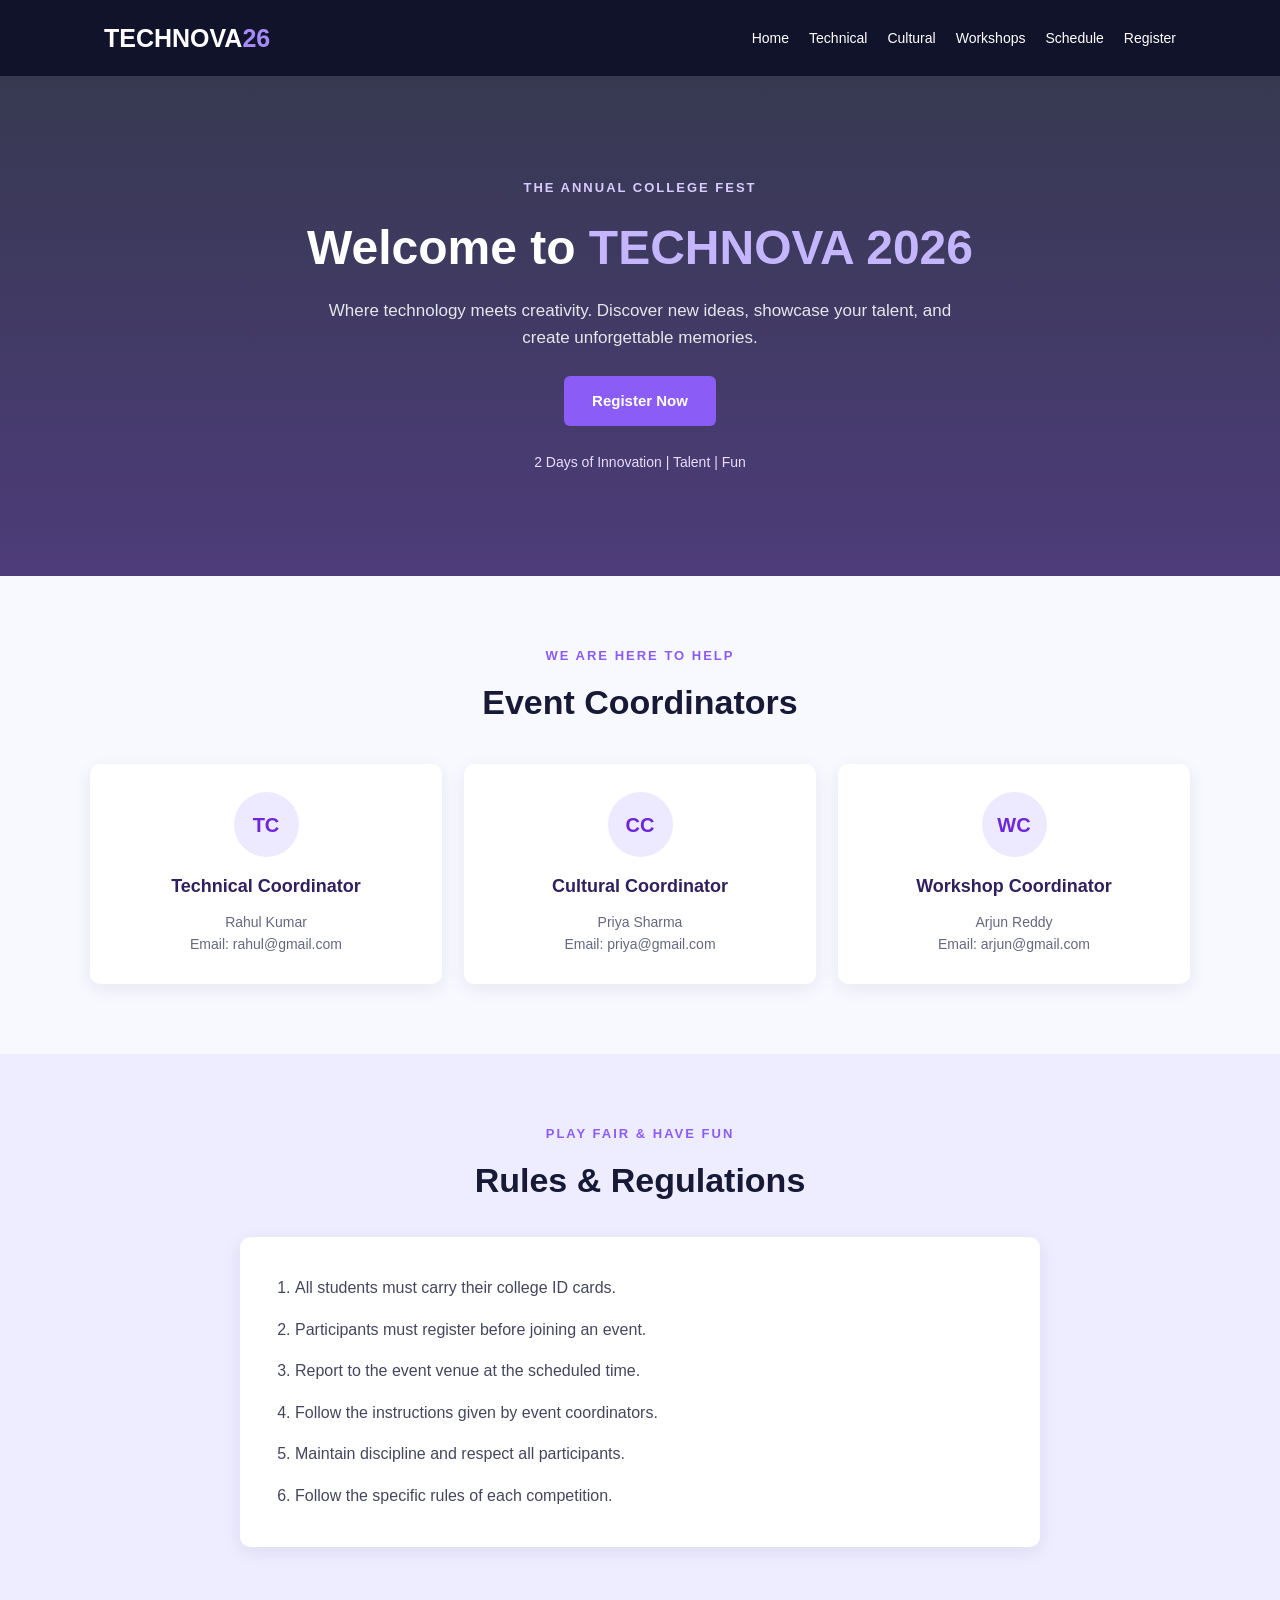
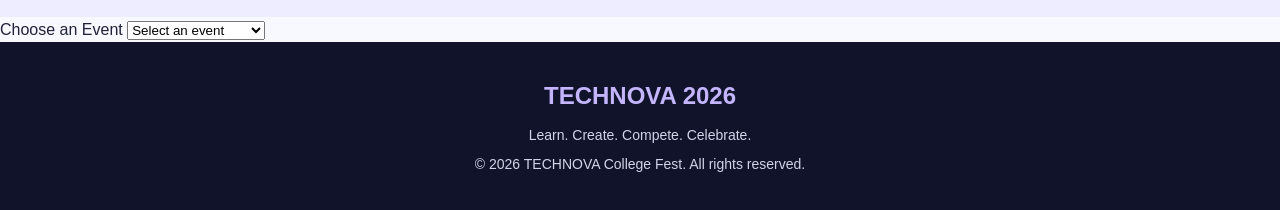
<file: index.html>
<!DOCTYPE html>
<html lang="en">
<head>
    <meta charset="UTF-8">
    <meta name="viewport" content="width=device-width, initial-scale=1.0">
    <title>TECHNOVA 2026 | College Fest</title>

    <!-- Link the CSS file -->
    <link rel="stylesheet" href="style.css">
</head>
<body>

    <!-- Navigation Bar -->
    <header>
        <nav class="navbar">
            <h2 class="logo">TECHNOVA<span>26</span></h2>

            <ul class="nav-links">
                <li><a href="#home">Home</a></li>
                <li><a href="technical.html">Technical</a></li>
                <li><a href="culture.html">Cultural</a></li>
                <li><a href="workshop.html">Workshops</a></li>
                <li><a href="schedule.html">Schedule</a></li>
                <li><a href="register.html">Register</a></li>
            </ul>
        </nav>
    </header>

    <!-- Home Section -->
    <section class="hero" id="home">
        <div class="hero-content">
            <p class="tagline">THE ANNUAL COLLEGE FEST</p>
            <h1>Welcome to <span>TECHNOVA 2026</span></h1>
            <p>
                Where technology meets creativity.
                Discover new ideas, showcase your talent,
                and create unforgettable memories.
            </p>
            <a href="#register" class="btn">Register Now</a>
            <p class="event-info">2 Days of Innovation | Talent | Fun</p>
        </div>
    </section>

    <!-- Event Coordinators -->
    <section class="section" id="coordinators">
        <p class="small-title">WE ARE HERE TO HELP</p>
        <h2 class="section-title">Event Coordinators</h2>

        <div class="coordinator-grid">
            <div class="coordinator-card">
                <div class="coordinator-icon">TC</div>
                <h3>Technical Coordinator</h3>
                <p>Rahul Kumar</p>
                <p>Email: rahul@gmail.com</p>
            </div>

            <div class="coordinator-card">
                <div class="coordinator-icon">CC</div>
                <h3>Cultural Coordinator</h3>
                <p>Priya Sharma</p>
                <p>Email: priya@gmail.com</p>
            </div>

            <div class="coordinator-card">
                <div class="coordinator-icon">WC</div>
                <h3>Workshop Coordinator</h3>
                <p>Arjun Reddy</p>
                <p>Email: arjun@gmail.com</p>
            </div>
        </div>
    </section>

    <!-- Rules and Regulations -->
    <section class="section alternate" id="rules">
        <p class="small-title">PLAY FAIR & HAVE FUN</p>
        <h2 class="section-title">Rules & Regulations</h2>

        <div class="rules-box">
            <ol>
                <li>All students must carry their college ID cards.</li>
                <li>Participants must register before joining an event.</li>
                <li>Report to the event venue at the scheduled time.</li>
                <li>Follow the instructions given by event coordinators.</li>
                <li>Maintain discipline and respect all participants.</li>
                <li>Follow the specific rules of each competition.</li>
            </ol>
        </div>
    </section>
            <label for="event">Choose an Event</label>
            <select id="event" name="event" required>
                <option value="">Select an event</option>
                <option>Code Clash</option>
                <option>Hackathon</option>
                <option>Tech Quiz</option>
                <option>Project Expo</option>
                <option>Dance Battle</option>
                <option>Voice of Campus</option>
                <option>Drama Fest</option>
                <option>Fashion Walk</option>
                <option>AI Workshop</option>
                <option>Web Development</option>
                <option>Robotics Workshop</option>
            </select>
        </form>
    </section>

    <!-- Footer -->
    <footer>
        <h2>TECHNOVA 2026</h2>
        <p>Learn. Create. Compete. Celebrate.</p>
        <p>&copy; 2026 TECHNOVA College Fest. All rights reserved.</p>
    </footer>

</body>
</html>
</file>
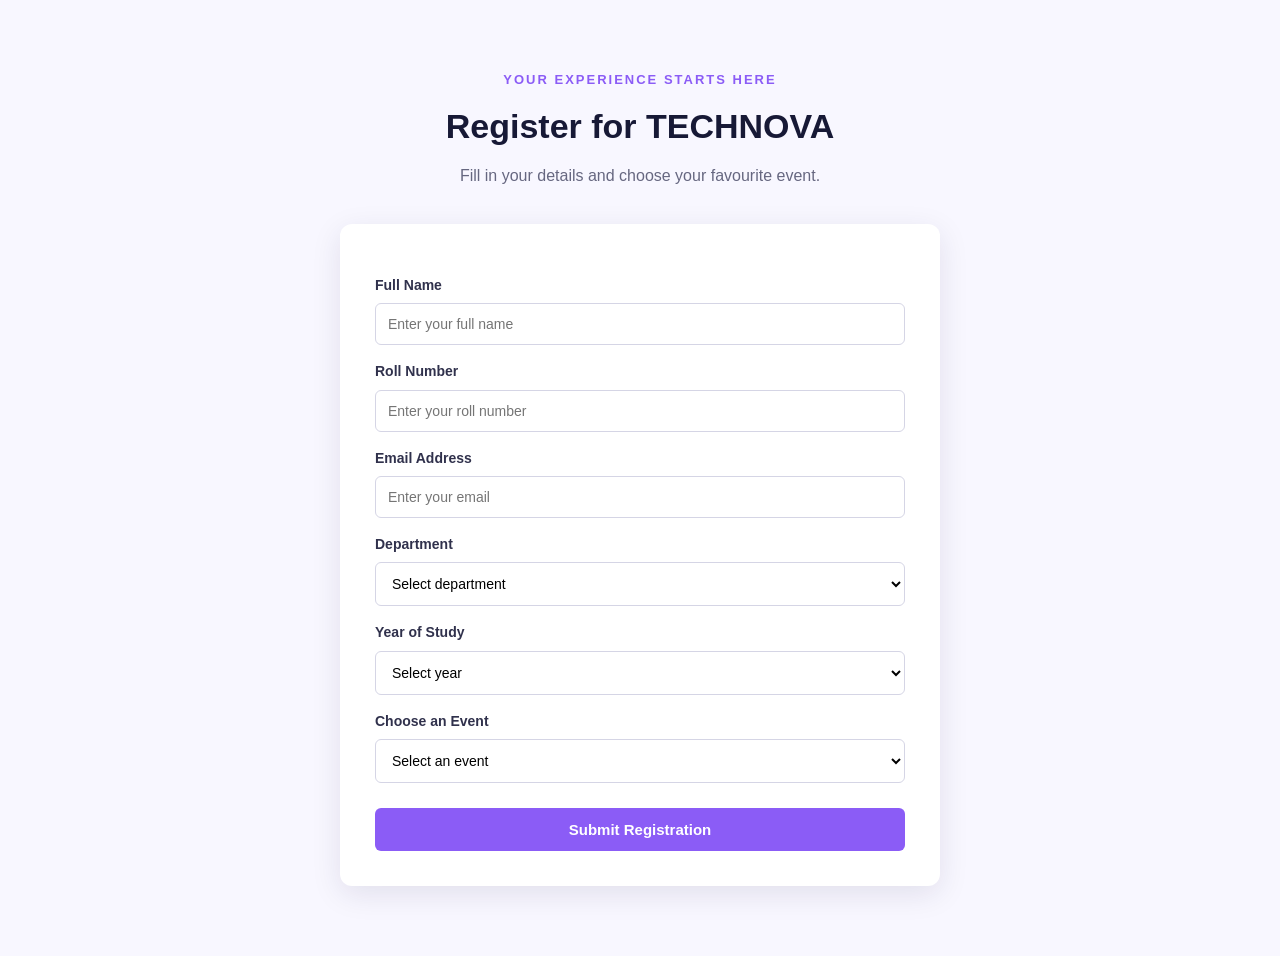
<file: register.html>
<!DOCTYPE html>
<html>
    <head>
        <title> register</title>
        <link rel="stylesheet" href="style.css">
    </head>
    <body>
            <section class="section registration" id="register">
        <p class="small-title">YOUR EXPERIENCE STARTS HERE</p>
        <h2 class="section-title">Register for TECHNOVA</h2>
        <p class="section-description">
            Fill in your details and choose your favourite event.
        </p>

        <form class="register-form" action="#" method="get">
            <label for="name">Full Name</label>
            <input type="text" id="name" name="name"
                   placeholder="Enter your full name" required>

            <label for="roll">Roll Number</label>
            <input type="text" id="roll" name="roll"
                   placeholder="Enter your roll number" required>

            <label for="email">Email Address</label>
            <input type="email" id="email" name="email"
                   placeholder="Enter your email" required>

            <label for="department">Department</label>
            <select id="department" name="department" required>
                <option value="">Select department</option>
                <option>CSE</option>
                <option>ECE</option>
                <option>EEE</option>
                <option>Mechanical</option>
                <option>Civil</option>
                <option>Other</option>
            </select>

            <label for="year">Year of Study</label>
            <select id="year" name="year" required>
                <option value="">Select year</option>
                <option>1st Year</option>
                <option>2nd Year</option>
                <option>3rd Year</option>
                <option>4th Year</option>
            </select>

            <label for="event">Choose an Event</label>
            <select id="event" name="event" required>
                <option value="">Select an event</option>
                <option>Code Clash</option>
                <option>Hackathon</option>
                <option>Tech Quiz</option>
                <option>Project Expo</option>
                <option>Dance Battle</option>
                <option>Voice of Campus</option>
                <option>Drama Fest</option>
                <option>Fashion Walk</option>
                <option>AI Workshop</option>
                <option>Web Development</option>
                <option>Robotics Workshop</option>
            </select>

            <button type="submit" class="btn submit-btn">
                Submit Registration
            </button>
        </form>
    </section>
    </body>
</html>
</file>
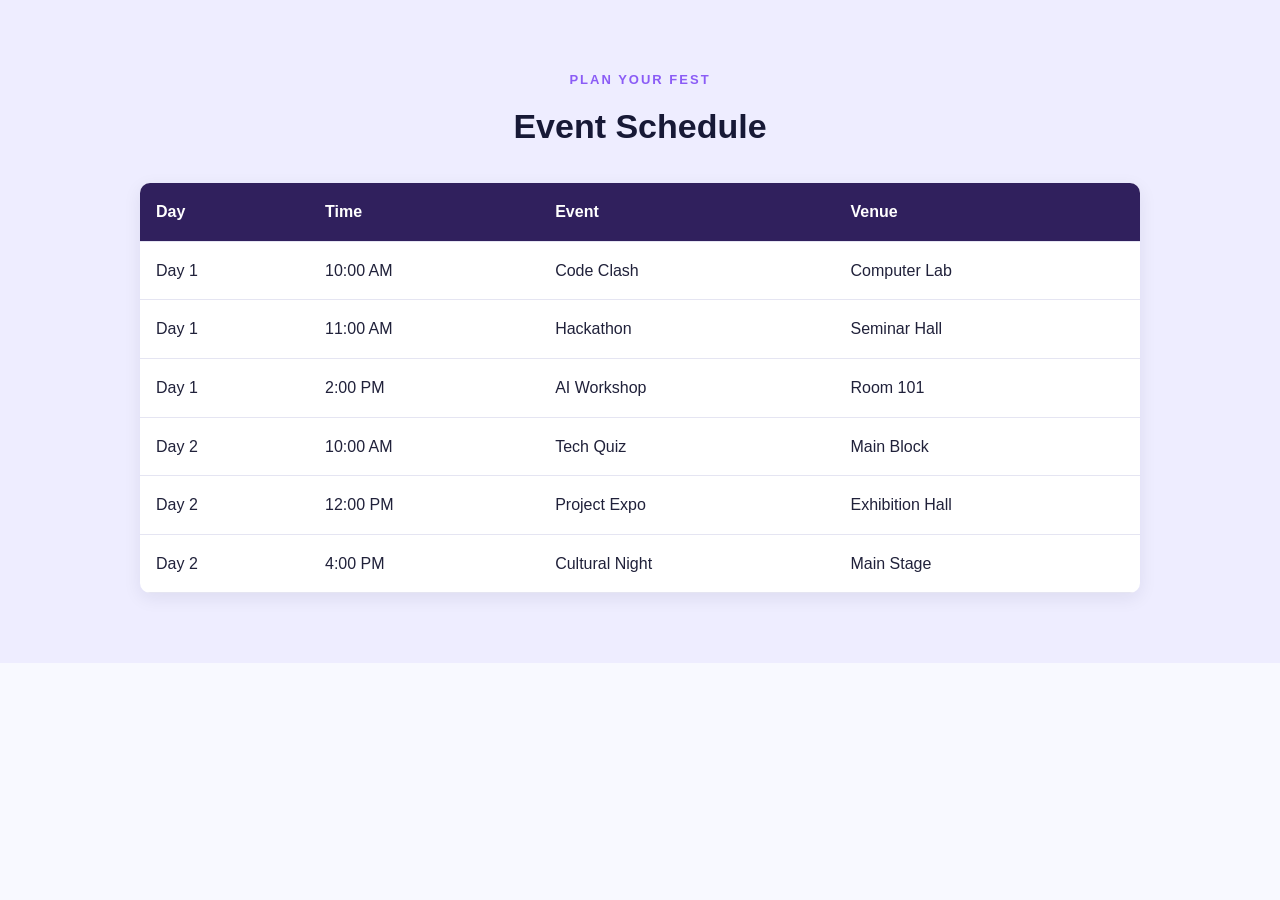
<file: schedule.html>
<!DOCTYPE html>
<html>
    <head>
        <title>schedule</title>
        <link rel="stylesheet" href="style.css">
    </head>
    <body>
        <section class="section alternate" id="schedule">
        <p class="small-title">PLAN YOUR FEST</p>
        <h2 class="section-title">Event Schedule</h2>

        <div class="table-container">
            <table>
                <tr>
                    <th>Day</th>
                    <th>Time</th>
                    <th>Event</th>
                    <th>Venue</th>
                </tr>
                <tr>
                    <td>Day 1</td>
                    <td>10:00 AM</td>
                    <td>Code Clash</td>
                    <td>Computer Lab</td>
                </tr>
                <tr>
                    <td>Day 1</td>
                    <td>11:00 AM</td>
                    <td>Hackathon</td>
                    <td>Seminar Hall</td>
                </tr>
                <tr>
                    <td>Day 1</td>
                    <td>2:00 PM</td>
                    <td>AI Workshop</td>
                    <td>Room 101</td>
                </tr>
                <tr>
                    <td>Day 2</td>
                    <td>10:00 AM</td>
                    <td>Tech Quiz</td>
                    <td>Main Block</td>
                </tr>
                <tr>
                    <td>Day 2</td>
                    <td>12:00 PM</td>
                    <td>Project Expo</td>
                    <td>Exhibition Hall</td>
                </tr>
                <tr>
                    <td>Day 2</td>
                    <td>4:00 PM</td>
                    <td>Cultural Night</td>
                    <td>Main Stage</td>
                </tr>
            </table>
        </div>
    </section>

    </body>
</html>
</file>
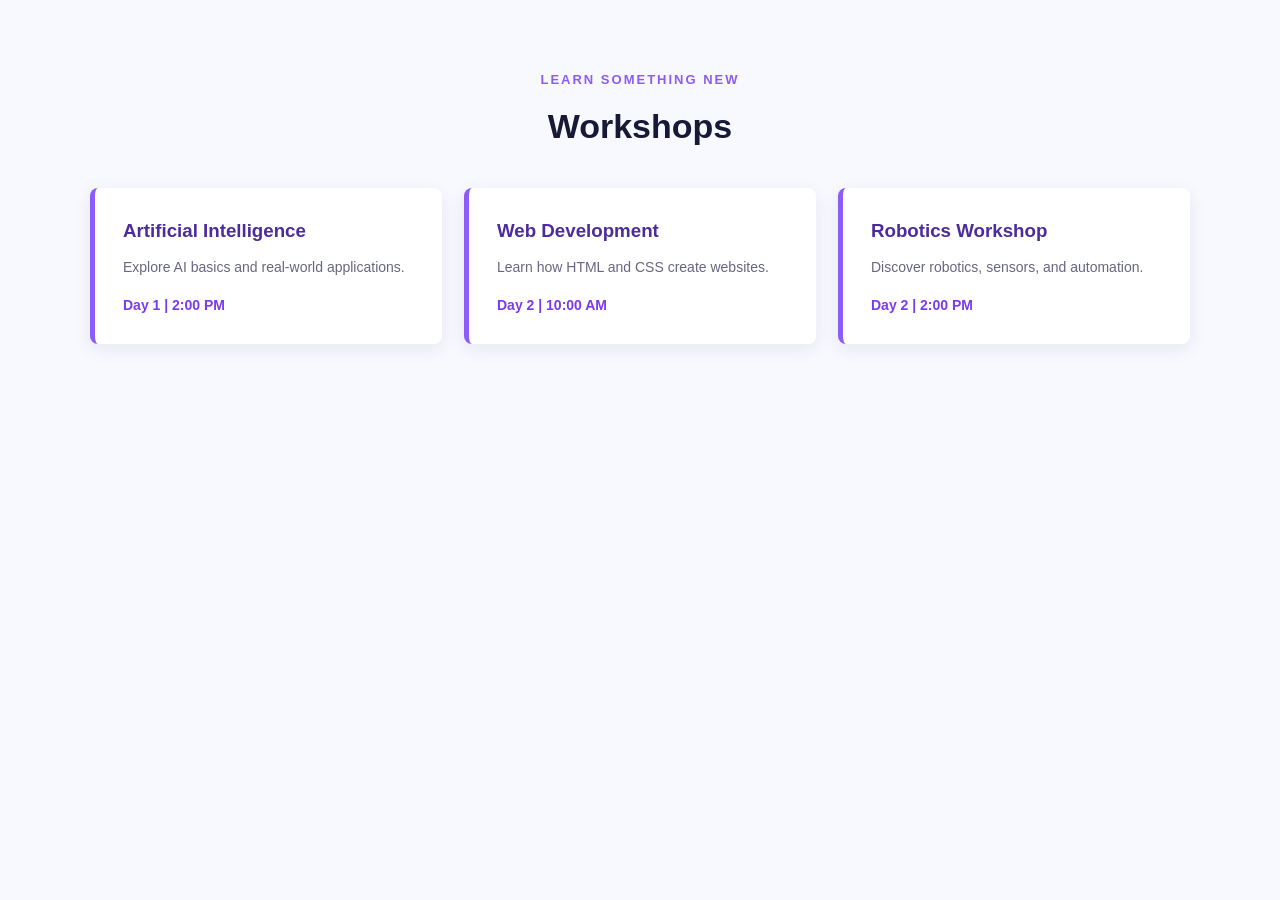
<file: workshop.html>
<!DOCTYPE html>
<html>
    <head>
        <link rel="stylesheet" href="style.css">
        <title> workshop</title>
    </head>
    <body>
            <section class="section" id="workshops">
        <p class="small-title">LEARN SOMETHING NEW</p>
        <h2 class="section-title">Workshops</h2>

        <div class="workshop-grid">
            <div class="workshop-card">
                <h3>Artificial Intelligence</h3>
                <p>Explore AI basics and real-world applications.</p>
                <p class="event-date">Day 1 | 2:00 PM</p>
            </div>

            <div class="workshop-card">
                <h3>Web Development</h3>
                <p>Learn how HTML and CSS create websites.</p>
                <p class="event-date">Day 2 | 10:00 AM</p>
            </div>

            <div class="workshop-card">
                <h3>Robotics Workshop</h3>
                <p>Discover robotics, sensors, and automation.</p>
                <p class="event-date">Day 2 | 2:00 PM</p>
            </div>
        </div>
    </section>
    </body>
</html>
</file>
<file: style.css>
* {
    margin: 0;
    padding: 0;
    box-sizing: border-box;
    scroll-behavior: smooth;
}

body {
    font-family: Arial, sans-serif;
    background-color: #f8f9ff;
    color: #20213a;
    line-height: 1.6;
}

/* Navigation bar */
header {
    background-color: #11132b;
    position: sticky;
    top: 0;
    z-index: 100;
}

.navbar {
    max-width: 1200px;
    margin: auto;
    padding: 18px 5%;
    display: flex;
    justify-content: space-between;
    align-items: center;
    gap: 20px;
}

.logo {
    color: white;
    font-size: 25px;
    white-space: nowrap;
}

.logo span {
    color: #a78bfa;
}

.nav-links {
    list-style: none;
    display: flex;
    flex-wrap: wrap;
    gap: 20px;
}

.nav-links a {
    color: white;
    text-decoration: none;
    font-size: 14px;
    transition: color 0.3s;
}

.nav-links a:hover {
    color: #c4b5fd;
}

/* Home banner */
.hero {
    min-height: 500px;
    display: flex;
    align-items: center;
    justify-content: center;
    text-align: center;
    padding: 70px 20px;
    color: white;

    background:
        linear-gradient(
            rgba(12, 14, 42, 0.82),
            rgba(49, 29, 100, 0.86)
        ),
        url("https://images.unsplash.com/photo-1540575467063-178a50c2df87?auto=format&fit=crop&w=1600&q=85");

    background-size: cover;
    background-position: center;
}

.hero-content {
    max-width: 800px;
}

.tagline,
.small-title {
    color: #8b5cf6;
    font-weight: bold;
    letter-spacing: 2px;
    font-size: 13px;
}

.hero .tagline {
    color: #d8ccff;
}

.hero h1 {
    font-size: 48px;
    line-height: 1.2;
    margin: 20px 0;
}

.hero h1 span {
    color: #c4b5fd;
}

.hero-content > p:not(.tagline):not(.event-info) {
    max-width: 650px;
    margin: 0 auto 25px;
    color: #e5e7eb;
    font-size: 17px;
}

.btn {
    display: inline-block;
    background-color: #8b5cf6;
    color: white;
    padding: 13px 28px;
    border: none;
    border-radius: 6px;
    text-decoration: none;
    font-size: 15px;
    font-weight: bold;
    cursor: pointer;
    transition: background-color 0.3s, transform 0.3s;
}

.btn:hover {
    background-color: #6d28d9;
    transform: translateY(-3px);
}

.event-info {
    margin-top: 25px;
    color: #e9ddff;
    font-size: 14px;
}

/* Common section design */
.section {
    padding: 70px 7%;
    text-align: center;
    scroll-margin-top: 75px;
}

.alternate {
    background-color: #eeedff;
}

.section-title {
    font-size: 34px;
    margin: 8px 0 10px;
    color: #171936;
}

.section-description {
    color: #666780;
    margin-bottom: 35px;
}

/* Event cards */
.event-grid {
    display: grid;
    grid-template-columns: repeat(4, minmax(0, 1fr));
    gap: 22px;
    max-width: 1200px;
    margin: 35px auto 0;
    text-align: left;
}

.event-card {
    background-color: white;
    border-radius: 12px;
    overflow: hidden;
    box-shadow: 0 5px 20px rgba(25, 22, 65, 0.08);
    transition: transform 0.3s, box-shadow 0.3s;
}

.event-card:hover {
    transform: translateY(-7px);
    box-shadow: 0 12px 28px rgba(25, 22, 65, 0.15);
}

.event-card img {
    display: block;
    width: 100%;
    height: 175px;
    object-fit: cover;
}

.card-content {
    padding: 20px;
}

.card-content h3 {
    color: #5b35b5;
    margin-bottom: 8px;
    font-size: 19px;
}

.card-content p {
    color: #666780;
    font-size: 14px;
}

.card-content .event-date {
    margin-top: 15px;
    color: #7c3aed;
    font-weight: bold;
}

/* Workshop cards */
.workshop-grid {
    display: grid;
    grid-template-columns: repeat(3, minmax(0, 1fr));
    gap: 22px;
    max-width: 1100px;
    margin: 35px auto 0;
    text-align: left;
}

.workshop-card {
    padding: 28px;
    background-color: white;
    border-left: 5px solid #8b5cf6;
    border-radius: 8px;
    box-shadow: 0 5px 18px rgba(25, 22, 65, 0.08);
    transition: transform 0.3s;
}

.workshop-card:hover {
    transform: translateY(-5px);
}

.workshop-card h3 {
    color: #4c2b9c;
    margin-bottom: 10px;
}

.workshop-card p {
    color: #666780;
    font-size: 14px;
}

.workshop-card .event-date {
    margin-top: 15px;
    font-weight: bold;
    color: #7c3aed;
}

/* Schedule table */
.table-container {
    max-width: 1000px;
    margin: 30px auto 0;
    overflow-x: auto;
    background-color: white;
    border-radius: 10px;
    box-shadow: 0 5px 18px rgba(25, 22, 65, 0.08);
}

table {
    width: 100%;
    border-collapse: collapse;
    text-align: left;
}

th,
td {
    padding: 16px;
    border-bottom: 1px solid #e5e5f2;
}

th {
    background-color: #30205d;
    color: white;
}

tr:hover td {
    background-color: #f5f2ff;
}

/* Coordinator cards */
.coordinator-grid {
    display: grid;
    grid-template-columns: repeat(3, minmax(0, 1fr));
    gap: 22px;
    max-width: 1100px;
    margin: 35px auto 0;
}

.coordinator-card {
    background-color: white;
    padding: 28px 15px;
    border-radius: 10px;
    box-shadow: 0 5px 18px rgba(25, 22, 65, 0.08);
}

.coordinator-icon {
    width: 65px;
    height: 65px;
    margin: 0 auto 15px;
    display: flex;
    justify-content: center;
    align-items: center;
    border-radius: 50%;
    background-color: #ede9fe;
    color: #6d28d9;
    font-size: 20px;
    font-weight: bold;
}

.coordinator-card h3 {
    font-size: 18px;
    margin-bottom: 10px;
    color: #30205d;
}

.coordinator-card p {
    color: #666780;
    font-size: 14px;
    overflow-wrap: anywhere;
}

/* Rules */
.rules-box {
    max-width: 800px;
    margin: 30px auto 0;
    padding: 30px;
    background-color: white;
    border-radius: 10px;
    text-align: left;
    box-shadow: 0 5px 18px rgba(25, 22, 65, 0.08);
}

.rules-box ol {
    padding-left: 25px;
}

.rules-box li {
    padding: 8px 0;
    color: #45465e;
}

/* Registration form */
.registration {
    background-color: #f8f7ff;
}

.register-form {
    max-width: 600px;
    margin: 30px auto 0;
    padding: 35px;
    background-color: white;
    border-radius: 12px;
    box-shadow: 0 8px 30px rgba(25, 22, 65, 0.1);
    text-align: left;
}

.register-form label {
    display: block;
    margin: 15px 0 7px;
    font-weight: bold;
    font-size: 14px;
    color: #30314c;
}

.register-form input,
.register-form select {
    width: 100%;
    padding: 12px;
    border: 1px solid #d5d5e5;
    border-radius: 6px;
    background-color: white;
    font-size: 14px;
    font-family: inherit;
}

.register-form input:focus,
.register-form select:focus {
    outline: 2px solid #a78bfa;
    border-color: #8b5cf6;
}

.submit-btn {
    width: 100%;
    margin-top: 25px;
    font-family: inherit;
}

/* Footer */
footer {
    padding: 35px 20px;
    background-color: #11132b;
    color: white;
    text-align: center;
}

footer h2 {
    color: #c4b5fd;
    margin-bottom: 8px;
}

footer p {
    color: #d1d5e8;
    font-size: 14px;
    margin-top: 7px;
}

/* Responsive design for tablets */
@media (max-width: 1000px) {
    .navbar {
        flex-direction: column;
    }

    .nav-links {
        justify-content: center;
        gap: 15px;
    }

    .event-grid {
        grid-template-columns: repeat(2, minmax(0, 1fr));
    }

    .hero h1 {
        font-size: 40px;
    }
}

/* Responsive design for mobile phones */
@media (max-width: 600px) {
    .section {
        padding: 50px 5%;
    }

    .nav-links {
        gap: 10px 15px;
    }

    .nav-links a {
        font-size: 13px;
    }

    .logo {
        font-size: 23px;
    }

    .hero {
        min-height: 430px;
        padding: 50px 20px;
    }

    .hero h1 {
        font-size: 32px;
    }

    .hero-content > p:not(.tagline):not(.event-info) {
        font-size: 15px;
    }

    .section-title {
        font-size: 28px;
    }

    .event-grid,
    .workshop-grid,
    .coordinator-grid {
        grid-template-columns: 1fr;
    }

    .event-card img {
        height: 210px;
    }

    .register-form {
        padding: 22px;
    }

    th,
    td {
        padding: 12px;
        font-size: 13px;
        white-space: nowrap;
    }
}
</file>
